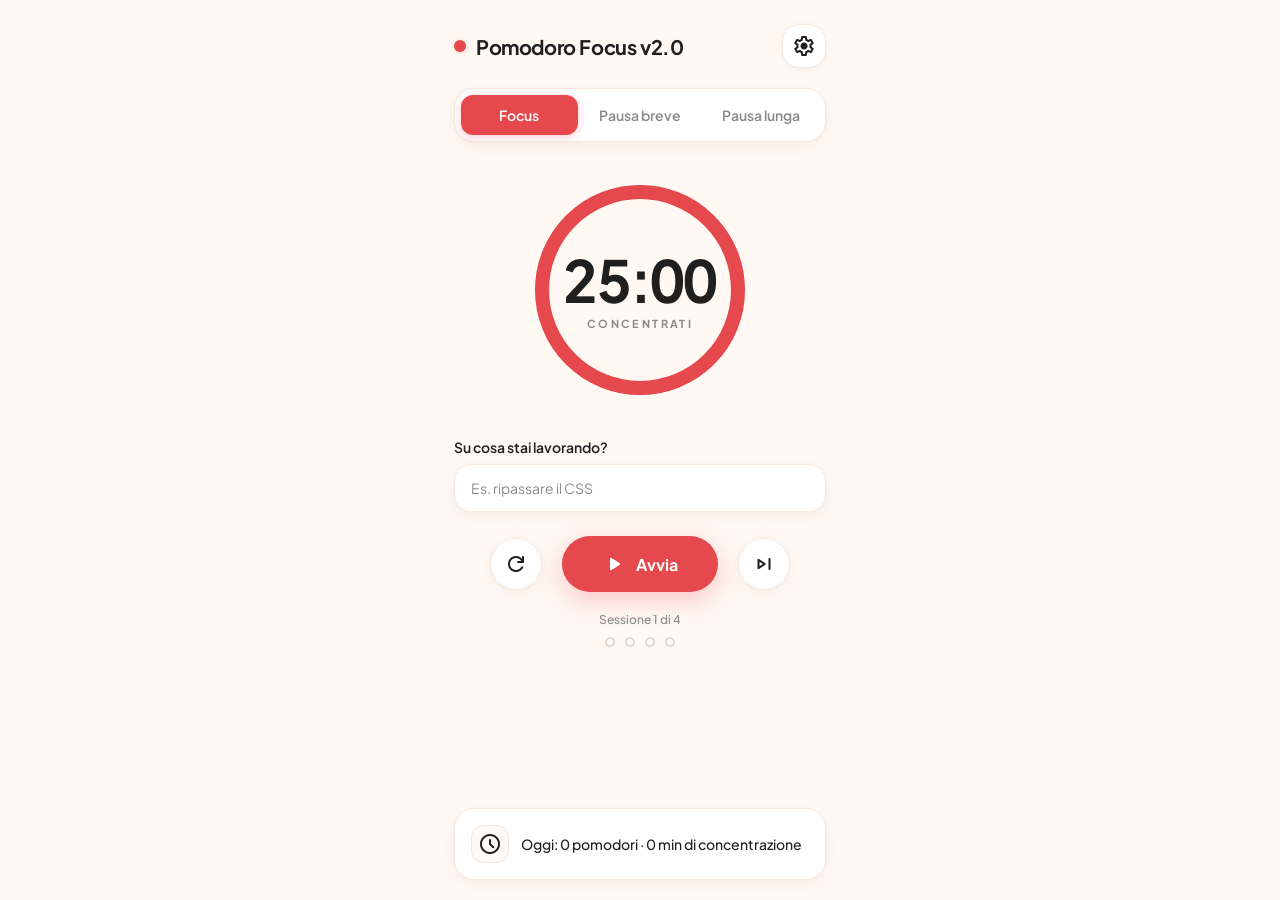
<file: index.html>
<!DOCTYPE html>
<html lang="it">

<head>
  <meta charset="UTF-8" />
  <meta name="viewport" content="width=device-width, initial-scale=1.0" />
  <title>25:00 · Focus</title>

  <!-- Google Fonts: Plus Jakarta Sans & Material Symbols Rounded -->
  <link rel="preconnect" href="https://fonts.googleapis.com" />
  <link rel="preconnect" href="https://fonts.gstatic.com" crossorigin />
  <link href="https://fonts.googleapis.com/css2?family=Plus+Jakarta+Sans:wght@400;500;600;700;800&display=swap"
    rel="stylesheet" />
  <link rel="stylesheet"
    href="https://fonts.googleapis.com/css2?family=Material+Symbols+Rounded:opsz,wght,FILL,GRAD@24,400,0..1,0" />

  <!-- Foglio di stile esterno -->
  <link rel="stylesheet" href="style.css" />
</head>

<body>

  <!-- Contenitore principale semantico -->
  <main class="app-container">

    <!-- 1. Header con Brand e Pulsante Impostazioni -->
    <header class="header">
      <div class="brand">
        <span class="brand-dot" aria-hidden="true"></span>
        <h1 class="brand-title">Pomodoro Focus v2.0</h1>
      </div>
      <button type="button" class="settings-button" aria-label="Impostazioni" title="Impostazioni">
        <span class="material-symbols-rounded">settings</span>
      </button>
    </header>

    <!-- 2. Barra di Navigazione Modalità (Focus / Pausa breve / Pausa lunga) -->
    <nav class="mode-nav" aria-label="Selezione modalità timer">
      <button type="button" class="mode-button active" data-mode="focus">Focus</button>
      <button type="button" class="mode-button" data-mode="shortBreak">Pausa breve</button>
      <button type="button" class="mode-button" data-mode="longBreak">Pausa lunga</button>
    </nav>

    <!-- 3. Sezione Hero Timer con Anello Grafico Circolare SVG -->
    <section class="timer-section" aria-label="Timer di concentrazione">
      <div class="timer-ring-container">
        <svg class="timer-svg" viewBox="0 0 240 240" aria-hidden="true">
          <!-- Traccia di sfondo chiara -->
          <circle class="timer-track" cx="120" cy="120" r="98"></circle>
          <!-- Arco di progresso circolare animato -->
          <circle class="timer-progress" id="progress-circle" cx="120" cy="120" r="98"></circle>
        </svg>

        <!-- Testo centrale con minuti:secondi ed etichetta -->
        <div class="timer-content">
          <span class="timer-display tabular-nums" id="timer-display">25:00</span>
          <span class="timer-label" id="timer-label">CONCENTRATI</span>
        </div>
      </div>
    </section>

    <!-- 4. Campo di Input per l'Intenzione di Lavoro -->
    <section class="task-section">
      <label for="task-input" class="task-label">Su cosa stai lavorando?</label>
      <input type="text" id="task-input" class="task-input" placeholder="Es. ripassare il CSS" autocomplete="off" />
    </section>

    <!-- 5. Pulsanti di Controllo Principali -->
    <section class="controls-section" aria-label="Controlli timer">
      <!-- Pulsante Reset -->
      <button type="button" class="circle-button" id="btn-reset" aria-label="Ripristina timer" title="Ripristina">
        <span class="material-symbols-rounded">refresh</span>
      </button>

      <!-- Pulsante Primario Avvia / Pausa -->
      <button type="button" class="primary-button" id="btn-toggle" aria-label="Avvia timer">
        <span class="material-symbols-rounded" id="btn-toggle-icon">play_arrow</span>
        <span id="btn-toggle-text">Avvia</span>
      </button>

      <!-- Pulsante Salta -->
      <button type="button" class="circle-button" id="btn-skip" aria-label="Salta sessione" title="Salta">
        <span class="material-symbols-rounded">skip_next</span>
      </button>
    </section>

    <!-- 6. Indicatore Ciclo Sessioni (Pallini) -->
    <section class="session-section" aria-label="Progresso sessioni">
      <span class="session-title" id="session-title">Sessione 1 di 4</span>
      <div class="session-dots" id="session-dots" role="status" aria-label="4 sessioni nel ciclo corrente">
        <span class="session-dot"></span>
        <span class="session-dot"></span>
        <span class="session-dot"></span>
        <span class="session-dot"></span>
      </div>
    </section>

    <!-- 7. Card Riepilogo Giornaliero a Piè di Pagina -->
    <section class="summary-card" aria-label="Riepilogo giornaliero">
      <div class="summary-icon-box">
        <span class="material-symbols-rounded">schedule</span>
      </div>
      <span class="summary-text" id="summary-text">
        Oggi: 0 pomodori · 0 min di concentrazione
      </span>
    </section>

  </main>

  <!-- Script logico esterno -->
  <script src="script.js"></script>
</body>

</html>
</file>
<file: style.css>
/* ==========================================================================
   === VARIABILI CSS E DESIGN SYSTEM ===
   ========================================================================== */
:root {
  /* Colori di base (modalità Focus) */
  --color-primary: #E5484D;
  --color-primary-hover: #D63C41;
  --color-primary-glow: rgba(229, 72, 77, 0.28);
  --color-secondary: #2F9E6E;
  --color-background: #FFF8F3;
  --color-surface: #FFFFFF;
  --color-text-main: #1F1F1F;
  --color-text-muted: #8A8A8A;
  --color-border: #F4E8DF;
  --color-track: #F3ECE7;
  --color-dot-empty: #E0D6D0;

  /* Tipografia */
  --font-family: 'Plus Jakarta Sans', -apple-system, BlinkMacSystemFont, sans-serif;

  /* Raggi di curvatura */
  --radius-sm: 8px;
  --radius-md: 12px;
  --radius-lg: 16px;
  --radius-xl: 20px;
  --radius-pill: 9999px;

  /* Ombre morbide */
  --shadow-card: 0 4px 20px rgba(186, 142, 122, 0.08), 0 2px 6px -1px rgba(186, 142, 122, 0.04);
  --shadow-glow: 0 8px 24px var(--color-primary-glow);
  --shadow-button: 0 2px 8px rgba(0, 0, 0, 0.04);
}

/* Modalità Pausa: sovrascrive la variabile primaria impostandola sul verde */
body.break-mode {
  --color-primary: #2F9E6E;
  --color-primary-hover: #26855C;
  --color-primary-glow: rgba(47, 158, 110, 0.28);
}

/* ==========================================================================
   === RESET E IMPOSTAZIONI GLOBALI ===
   ========================================================================== */
* {
  box-sizing: border-box;
  margin: 0;
  padding: 0;
  -webkit-tap-highlight-color: transparent;
}

body {
  font-family: var(--font-family);
  background-color: var(--color-background);
  color: var(--color-text-main);
  min-height: 100vh;
  display: flex;
  justify-content: center;
  align-items: stretch;
  transition: background-color 0.3s ease, color 0.3s ease;
}

/* Layout mobile-first: centrato su desktop con larghezza massima di 420px */
main.app-container {
  width: 100%;
  max-width: 420px;
  min-height: 100vh;
  margin: 0 auto;
  padding: 20px 24px;
  display: flex;
  flex-direction: column;
  justify-content: space-between;
  gap: 20px;
}

/* Evita lo sfarfallio orizzontale dei numeri mentre scorrono i secondi */
.tabular-nums {
  font-variant-numeric: tabular-nums;
}

/* Regole per le icone di Google Fonts */
.material-symbols-rounded {
  font-family: 'Material Symbols Rounded';
  font-weight: normal;
  font-style: normal;
  font-size: 24px;
  line-height: 1;
  display: inline-block;
  vertical-align: middle;
  user-select: none;
}

/* ==========================================================================
   === 1. HEADER ===
   ========================================================================== */
.header {
  display: flex;
  align-items: center;
  justify-content: space-between;
  padding-top: 4px;
}

.brand {
  display: flex;
  align-items: center;
  gap: 10px;
}

/* Pallino rosso identificativo */
.brand-dot {
  width: 12px;
  height: 12px;
  background-color: var(--color-primary);
  border-radius: var(--radius-pill);
  box-shadow: 0 1px 4px var(--color-primary-glow);
  transition: background-color 0.3s ease;
}

.brand-title {
  font-size: 20px;
  font-weight: 700;
  color: var(--color-text-main);
  letter-spacing: -0.02em;
}

/* Pulsante impostazioni (decorativo) */
.settings-button {
  width: 44px;
  height: 44px;
  border: 1px solid var(--color-border);
  border-radius: var(--radius-lg);
  background-color: var(--color-surface);
  color: var(--color-text-main);
  box-shadow: var(--shadow-button);
  display: flex;
  align-items: center;
  justify-content: center;
  cursor: pointer;
  transition: transform 0.15s ease, background-color 0.2s ease;
}

.settings-button:active {
  transform: scale(0.95);
}

/* ==========================================================================
   === 2. SELETTORE MODALITÀ (TABS) ===
   ========================================================================== */
.mode-nav {
  display: grid;
  grid-template-columns: repeat(3, 1fr);
  padding: 6px;
  background-color: var(--color-surface);
  border: 1px solid var(--color-border);
  border-radius: var(--radius-xl);
  box-shadow: var(--shadow-card);
  gap: 4px;
}

.mode-button {
  height: 40px;
  border: none;
  background: transparent;
  border-radius: var(--radius-md);
  font-family: var(--font-family);
  font-size: 14px;
  font-weight: 600;
  color: var(--color-text-muted);
  cursor: pointer;
  transition: all 0.25s ease;
  display: flex;
  align-items: center;
  justify-content: center;
}

.mode-button:hover:not(.active) {
  color: var(--color-text-main);
}

/* Scheda attiva */
.mode-button.active {
  background-color: var(--color-primary);
  color: #FFFFFF;
  box-shadow: 0 2px 8px var(--color-primary-glow);
}

/* ==========================================================================
   === 3. TIMER CENTRALE E ANELLO SVG ===
   ========================================================================== */
.timer-section {
  display: flex;
  flex-direction: column;
  align-items: center;
  justify-content: center;
  padding: 8px 0;
}

.timer-ring-container {
  position: relative;
  width: 240px;
  height: 240px;
  display: flex;
  align-items: center;
  justify-content: center;
}

/* Ruotiamo il cerchio SVG di -90 gradi per iniziare dall'alto (ore 12) */
.timer-svg {
  width: 100%;
  height: 100%;
  transform: rotate(-90deg);
}

/* Anello di traccia fisso di sfondo */
.timer-track {
  fill: none;
  stroke: var(--color-track);
  stroke-width: 14;
}

/* Anello animato che si svuota nel tempo */
.timer-progress {
  fill: none;
  stroke: var(--color-primary);
  stroke-width: 14;
  stroke-linecap: round;
  stroke-dasharray: 615.75;
  stroke-dashoffset: 0;
  transition: stroke-dashoffset 1s linear, stroke 0.3s ease;
}

/* Testo centrale con minuti, secondi ed etichetta */
.timer-content {
  position: absolute;
  inset: 0;
  display: flex;
  flex-direction: column;
  align-items: center;
  justify-content: center;
  user-select: none;
}

.timer-display {
  font-size: 58px;
  line-height: 1;
  font-weight: 700;
  color: var(--color-text-main);
  letter-spacing: -0.03em;
}

.timer-label {
  margin-top: 8px;
  font-size: 11px;
  font-weight: 700;
  letter-spacing: 0.22em;
  text-transform: uppercase;
  color: var(--color-text-muted);
}

/* ==========================================================================
   === 4. CAMPO TASK (INTENZIONE DI STUDIO/LAVORO) ===
   ========================================================================== */
.task-section {
  display: flex;
  flex-direction: column;
  gap: 8px;
}

.task-label {
  font-size: 14px;
  font-weight: 600;
  color: var(--color-text-main);
}

.task-input {
  width: 100%;
  height: 48px;
  padding: 0 16px;
  font-family: var(--font-family);
  font-size: 14px;
  color: var(--color-text-main);
  background-color: var(--color-surface);
  border: 1px solid var(--color-border);
  border-radius: var(--radius-lg);
  box-shadow: var(--shadow-card);
  outline: none;
  transition: border-color 0.2s ease, box-shadow 0.2s ease;
}

.task-input::placeholder {
  color: var(--color-text-muted);
}

.task-input:focus {
  border-color: var(--color-primary);
  box-shadow: 0 0 0 3px var(--color-primary-glow);
}

/* ==========================================================================
   === 5. CONTROLLI DI AZIONE (PULSANTI) ===
   ========================================================================== */
.controls-section {
  display: flex;
  align-items: center;
  justify-content: center;
  gap: 20px;
  padding-top: 4px;
}

/* Pulsanti circolari per Reset e Salta */
.circle-button {
  width: 52px;
  height: 52px;
  border-radius: var(--radius-pill);
  border: 1px solid var(--color-border);
  background-color: var(--color-surface);
  color: var(--color-text-main);
  box-shadow: var(--shadow-card);
  display: flex;
  align-items: center;
  justify-content: center;
  cursor: pointer;
  transition: transform 0.15s ease, background-color 0.2s ease;
}

.circle-button:active {
  transform: scale(0.95);
}

/* Pulsante primario (Avvia / Pausa) */
.primary-button {
  height: 56px;
  min-width: 156px;
  padding: 0 28px;
  border: none;
  border-radius: var(--radius-pill);
  background-color: var(--color-primary);
  color: #FFFFFF;
  font-family: var(--font-family);
  font-size: 16px;
  font-weight: 700;
  display: flex;
  align-items: center;
  justify-content: center;
  gap: 10px;
  box-shadow: var(--shadow-glow);
  cursor: pointer;
  transition: background-color 0.2s ease, transform 0.15s ease, box-shadow 0.3s ease;
}

.primary-button:hover {
  background-color: var(--color-primary-hover);
}

.primary-button:active {
  transform: scale(0.97);
}

.primary-button .material-symbols-rounded {
  font-variation-settings: 'FILL' 1;
  font-size: 24px;
}

/* ==========================================================================
   === 6. INDICATORE DI SESSIONE (PALLINI) ===
   ========================================================================== */
.session-section {
  display: flex;
  flex-direction: column;
  align-items: center;
  gap: 10px;
}

.session-title {
  font-size: 12px;
  font-weight: 500;
  color: var(--color-text-muted);
}

.session-dots {
  display: flex;
  align-items: center;
  gap: 10px;
}

.session-dot {
  width: 10px;
  height: 10px;
  border-radius: var(--radius-pill);
  border: 2px solid var(--color-dot-empty);
  background-color: var(--color-surface);
  transition: all 0.3s ease;
}

/* Pallino di sessione completata */
.session-dot.completed {
  background-color: var(--color-secondary);
  border-color: var(--color-secondary);
  box-shadow: 0 1px 4px rgba(47, 158, 110, 0.35);
}

/* ==========================================================================
   === 7. CARD RIEPILOGO GIORNALIERO (FOOTER) ===
   ========================================================================== */
.summary-card {
  background-color: var(--color-surface);
  border: 1px solid var(--color-border);
  border-radius: var(--radius-xl);
  padding: 16px;
  box-shadow: var(--shadow-card);
  display: flex;
  align-items: center;
  gap: 12px;
  margin-top: auto;
}

.summary-icon-box {
  width: 38px;
  height: 38px;
  border-radius: var(--radius-md);
  background-color: var(--color-background);
  border: 1px solid var(--color-border);
  display: flex;
  align-items: center;
  justify-content: center;
  flex-shrink: 0;
  color: var(--color-text-main);
}

.summary-text {
  font-size: 14px;
  font-weight: 500;
  color: var(--color-text-main);
  white-space: nowrap;
  overflow: hidden;
  text-overflow: ellipsis;
}
</file>
